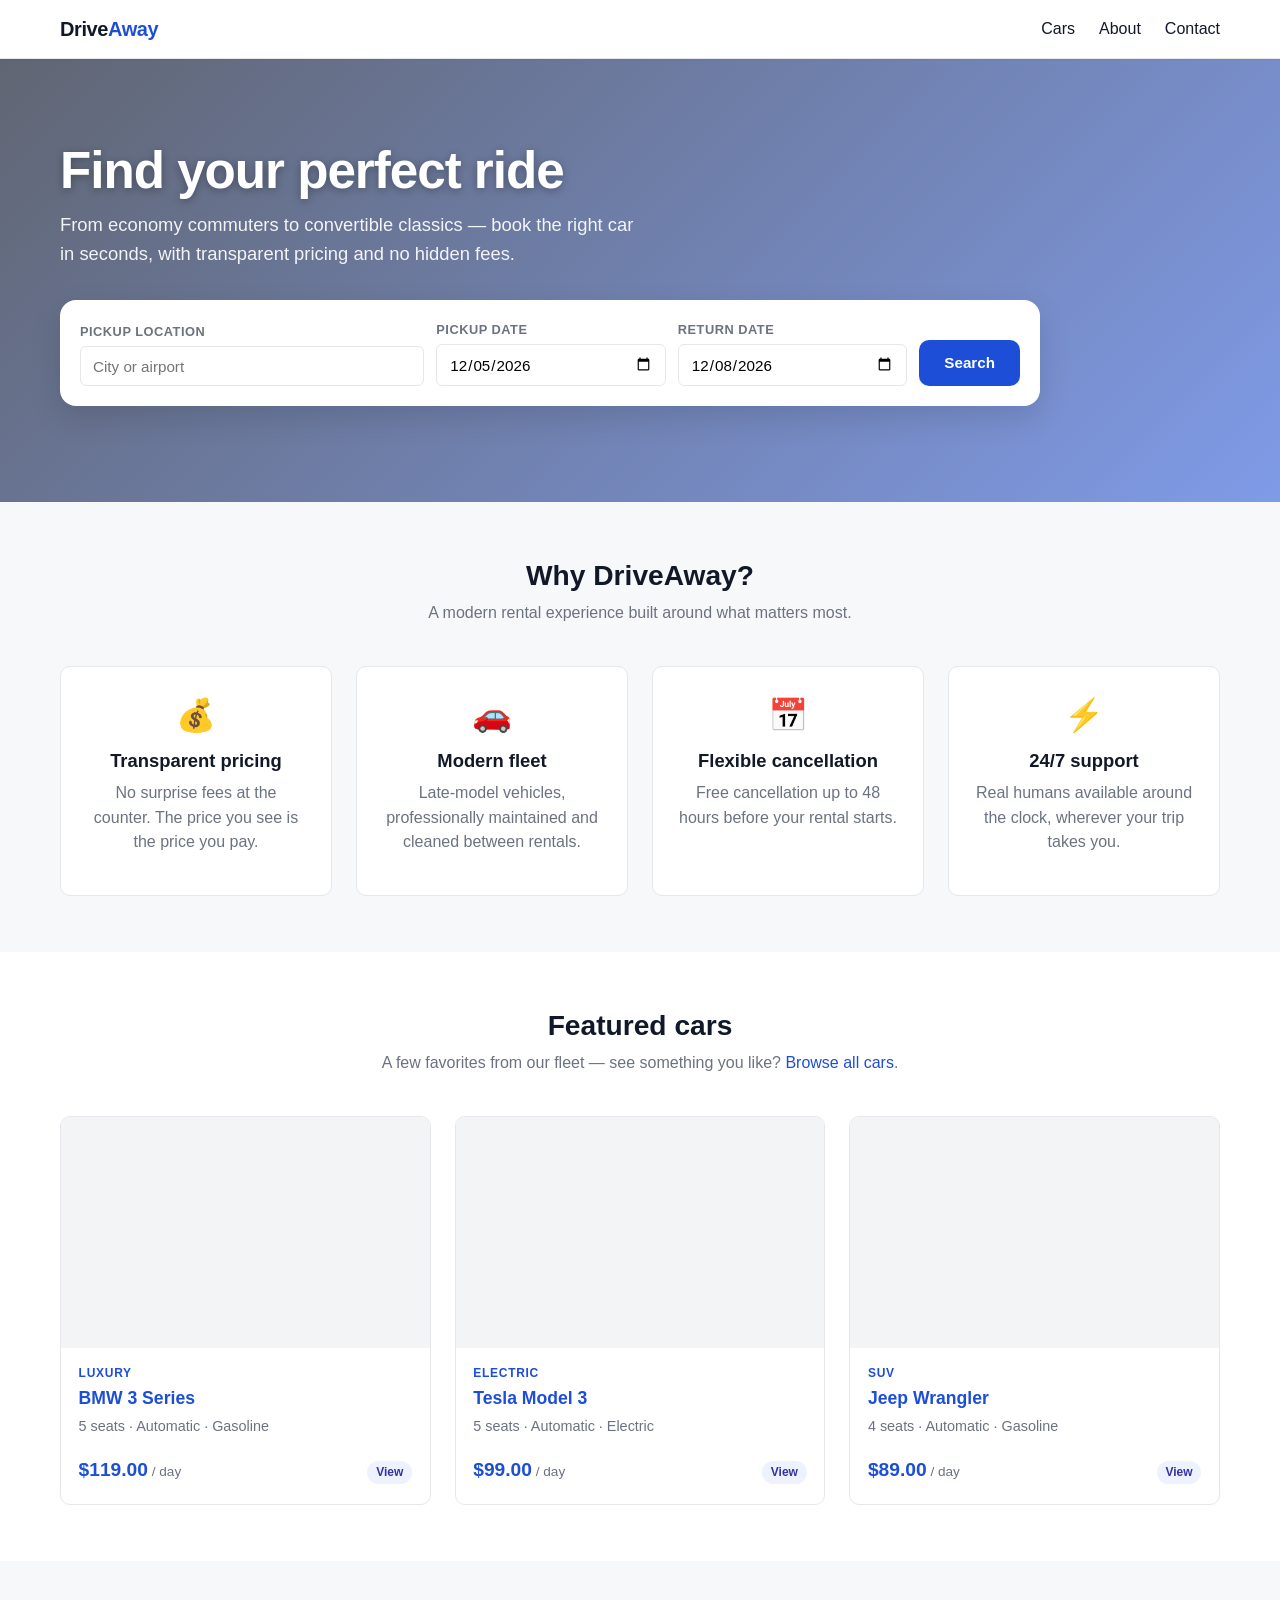
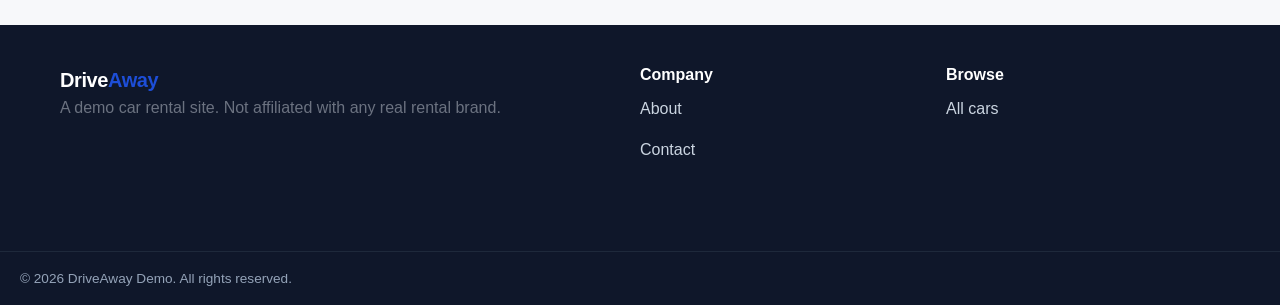
<file: index.html>
<!doctype html>
<html lang="en">
<head>
  <meta charset="utf-8" />
  <meta name="viewport" content="width=device-width, initial-scale=1" />
  <title>DriveAway — Car Rentals Made Easy</title>
  <meta name="description" content="DriveAway is a demo car rental site. Browse, compare, and book rental cars at great prices." />
  <link rel="stylesheet" href="./assets/css/styles.css" />

  <!--
    Fullstory Browser snippet (Browser API v2).
    Replace '171X19' below with your real Fullstory Org ID.
    Docs: https://developer.fullstory.com/browser/quickstart-guide/
  -->
  <script>
    window['_fs_host'] = 'fullstory.com';
    window['_fs_script'] = 'edge.fullstory.com/s/fs.js';
    window['_fs_org'] = '171X19'; // TODO: replace with real FS_ORG (e.g. 'O-1ABC2D-na1')
    window['_fs_namespace'] = 'FS';
    (function(m,n,e,t,l,o,g,y){
      if (e in m) {if(m.console && m.console.log) { m.console.log('FullStory namespace conflict. Please set window["_fs_namespace"].');} return;}
      g=m[e]=function(a,b,s){g.q?g.q.push([a,b,s]):g._api(a,b,s);};g.q=[];
      o=n.createElement(t);o.async=1;o.crossOrigin='anonymous';o.src='https://'+_fs_script;
      y=n.getElementsByTagName(t)[0];y.parentNode.insertBefore(o,y);
      g.identify=function(i,v,s){g(l,{uid:i},s);if(v)g(l,v,s)};g.setUserVars=function(v,s){g(l,v,s)};g.event=function(i,v,s){g('event',{n:i,p:v},s)};
      g.anonymize=function(){g.identify(!!0)};
      g.shutdown=function(){g("rec",!1)};g.restart=function(){g("rec",!0)};
      g.log = function(a,b){g("log",[a,b])};
      g.consent=function(a){g("consent",!arguments.length||a)};
      g.identifyAccount=function(i,v){o='account';v=v||{};v.acctId=i;g(o,v)};
      g.clearUserCookie=function(){};
      g.setVars=function(n, p){g('setVars',[n,p]);};
      g._w={};y='XMLHttpRequest';g._w[y]=m[y];y='fetch';g._w[y]=m[y];
      if(m[y])m[y]=function(){return g._w[y].apply(this,arguments)};
      g._v="2.0.0";
    })(window,document,window['_fs_namespace'],'script','user');
  </script>
  <!-- G&S Script start -->
  <script>
  (function (w, d, s) {
      var a = d.getElementsByTagName('head')[0];
      var r = d.createElement('script');
      r.async = 1;
      r.src = s;
      r.setAttribute('id', 'usetifulScript');
      r.dataset.orgId = "171X19";  // This is your organization ID.
      
      r.dataset.apiHostname = "https://guides.fullstory.com";
      a.appendChild(r);
    })(window, document, "https://guides.fullstory.com/dist/gs.js");</script>
<!-- G&S Script end -->
</head>
<body data-page="home">
  <header class="site-header" data-section="header">
    <div class="container">
      <a class="brand" href="./index.html" data-component="link" data-id="brand-home">Drive<span>Away</span></a>
      <nav class="nav" aria-label="Primary">
        <a href="./cars.html" data-component="link" data-id="nav-cars">Cars</a>
        <a href="./about.html" data-component="link" data-id="nav-about">About</a>
        <a href="./contact.html" data-component="link" data-id="nav-contact">Contact</a>
      </nav>
    </div>
  </header>

  <section class="hero" data-section="hero">
    <div class="container">
      <h1>Find your perfect ride</h1>
      <p class="subtitle">From economy commuters to convertible classics — book the right car in seconds, with transparent pricing and no hidden fees.</p>

      <form id="hero-search" class="search-bar"
        data-component="form" data-id="hero-search"
        data-fs-element="Hero Search"
        data-fs-properties-schema='{"data-form-id":{"type":"str","name":"formId"}}'
        data-form-id="hero-search">
        <div>
          <label for="hero-pickup">Pickup location</label>
          <input id="hero-pickup" name="pickup" type="text" placeholder="City or airport" required
            data-component="input" data-id="pickup-location" />
        </div>
        <div>
          <label for="hero-pickup-date">Pickup date</label>
          <input id="hero-pickup-date" name="pickupDate" type="date" required
            data-component="input" data-id="pickup-date" />
        </div>
        <div>
          <label for="hero-return-date">Return date</label>
          <input id="hero-return-date" name="returnDate" type="date" required
            data-component="input" data-id="return-date" />
        </div>
        <button type="submit" class="btn btn-primary"
          data-component="button" data-id="search-cars">Search</button>
      </form>
    </div>
  </section>

  <section class="section" data-section="value-props">
    <div class="container">
      <h2>Why DriveAway?</h2>
      <p class="lede">A modern rental experience built around what matters most.</p>
      <div class="value-grid">
        <div class="value" data-component="card" data-id="value-prop-pricing"><div class="icon">💰</div><h3>Transparent pricing</h3><p class="muted">No surprise fees at the counter. The price you see is the price you pay.</p></div>
        <div class="value" data-component="card" data-id="value-prop-fleet"><div class="icon">🚗</div><h3>Modern fleet</h3><p class="muted">Late-model vehicles, professionally maintained and cleaned between rentals.</p></div>
        <div class="value" data-component="card" data-id="value-prop-flexible"><div class="icon">📅</div><h3>Flexible cancellation</h3><p class="muted">Free cancellation up to 48 hours before your rental starts.</p></div>
        <div class="value" data-component="card" data-id="value-prop-support"><div class="icon">⚡</div><h3>24/7 support</h3><p class="muted">Real humans available around the clock, wherever your trip takes you.</p></div>
      </div>
    </div>
  </section>

  <section class="section" data-section="featured-cars" style="background:#fff;">
    <div class="container">
      <h2>Featured cars</h2>
      <p class="lede">A few favorites from our fleet — see something you like? <a href="./cars.html">Browse all cars</a>.</p>
      <div id="featured-cars" class="car-grid" data-component="grid" data-id="featured-cars">
        <p class="empty-state">Loading featured cars…</p>
      </div>
    </div>
  </section>

  <footer class="site-footer" data-section="footer">
    <div class="container">
      <div>
        <div class="brand" style="color:#fff;">Drive<span>Away</span></div>
        <p class="muted">A demo car rental site. Not affiliated with any real rental brand.</p>
      </div>
      <div>
        <h4>Company</h4>
        <p><a href="./about.html" data-component="link" data-id="footer-about">About</a></p>
        <p><a href="./contact.html" data-component="link" data-id="footer-contact">Contact</a></p>
      </div>
      <div>
        <h4>Browse</h4>
        <p><a href="./cars.html" data-component="link" data-id="footer-cars">All cars</a></p>
      </div>
    </div>
    <div class="legal">© <span id="year"></span> DriveAway Demo. All rights reserved.</div>
  </footer>

  <script type="module" src="./assets/js/main.js"></script>
  <script type="module" src="./assets/js/home.js"></script>
</body>
</html>
</file>
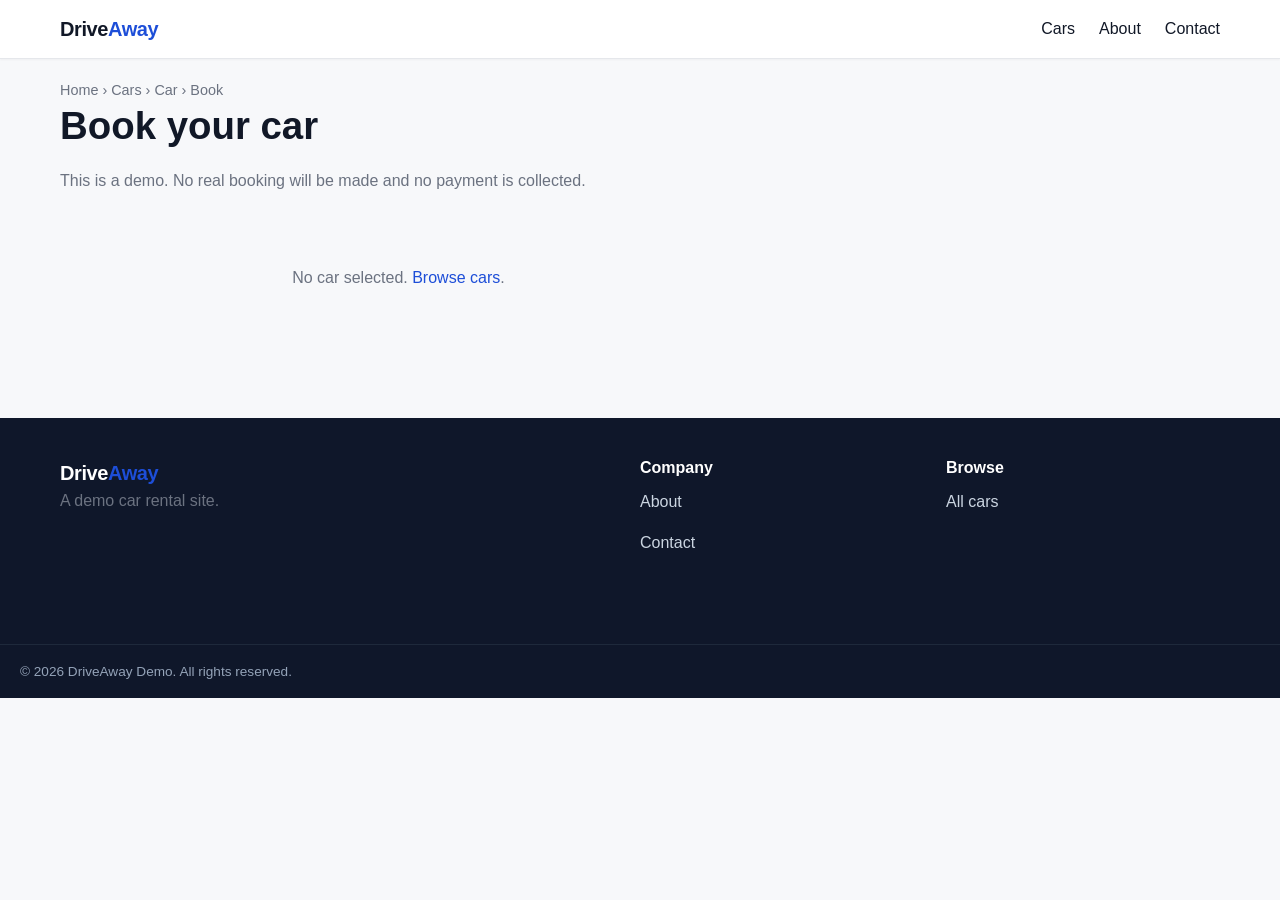
<file: booking.html>
<!doctype html>
<html lang="en">
<head>
  <meta charset="utf-8" />
  <meta name="viewport" content="width=device-width, initial-scale=1" />
  <title>Book your car — DriveAway</title>
  <link rel="stylesheet" href="./assets/css/styles.css" />

  <!-- Fullstory snippet — replace '171X19' with your real Org ID. -->
  <script>
    window['_fs_host']='fullstory.com';window['_fs_script']='edge.fullstory.com/s/fs.js';
    window['_fs_org']='171X19';window['_fs_namespace']='FS';
    (function(m,n,e,t,l,o,g,y){if(e in m){if(m.console&&m.console.log){m.console.log('FullStory namespace conflict.');}return;}
    g=m[e]=function(a,b,s){g.q?g.q.push([a,b,s]):g._api(a,b,s);};g.q=[];
    o=n.createElement(t);o.async=1;o.crossOrigin='anonymous';o.src='https://'+_fs_script;
    y=n.getElementsByTagName(t)[0];y.parentNode.insertBefore(o,y);
    g.identify=function(i,v,s){g(l,{uid:i},s);if(v)g(l,v,s)};g.setUserVars=function(v,s){g(l,v,s)};
    g.event=function(i,v,s){g('event',{n:i,p:v},s)};g.anonymize=function(){g.identify(!!0)};
    g.shutdown=function(){g("rec",!1)};g.restart=function(){g("rec",!0)};g.log=function(a,b){g("log",[a,b])};
    g.consent=function(a){g("consent",!arguments.length||a)};
    g.identifyAccount=function(i,v){o='account';v=v||{};v.acctId=i;g(o,v)};
    g.clearUserCookie=function(){};g.setVars=function(n,p){g('setVars',[n,p]);};
    g._w={};y='XMLHttpRequest';g._w[y]=m[y];y='fetch';g._w[y]=m[y];
    if(m[y])m[y]=function(){return g._w[y].apply(this,arguments)};g._v="2.0.0";
    })(window,document,window['_fs_namespace'],'script','user');
  </script>
</head>
<body data-page="booking">
  <header class="site-header" data-section="header">
    <div class="container">
      <a class="brand" href="./index.html" data-component="link" data-id="brand-home">Drive<span>Away</span></a>
      <nav class="nav" aria-label="Primary">
        <a href="./cars.html" data-component="link" data-id="nav-cars">Cars</a>
        <a href="./about.html" data-component="link" data-id="nav-about">About</a>
        <a href="./contact.html" data-component="link" data-id="nav-contact">Contact</a>
      </nav>
    </div>
  </header>

  <main class="container" data-section="booking">
    <p class="crumbs"><a href="./index.html">Home</a> &rsaquo; <a href="./cars.html">Cars</a> &rsaquo; <a id="crumb-car-link" href="#">Car</a> &rsaquo; Book</p>
    <h1>Book your car</h1>
    <p class="muted">This is a demo. No real booking will be made and no payment is collected.</p>

    <div id="booking-grid" class="booking-grid">
      <form id="booking-form" class="booking-form" novalidate
        data-component="form" data-id="booking-form"
        data-fs-element="Booking Form">
        <fieldset data-section="rental-details">
          <legend>Rental details</legend>
          <div class="field-row">
            <div class="field">
              <label for="pickup-date">Pickup date</label>
              <input id="pickup-date" name="pickupDate" type="date" required
                data-component="input" data-id="pickup-date" />
            </div>
            <div class="field">
              <label for="return-date">Return date</label>
              <input id="return-date" name="returnDate" type="date" required
                data-component="input" data-id="return-date" />
            </div>
          </div>
          <div class="field-row">
            <div class="field">
              <label for="pickup-location">Pickup location</label>
              <select id="pickup-location" name="pickupLocation" required
                data-component="select" data-id="pickup-location">
                <option value="">Select a location</option>
                <option>San Francisco Airport (SFO)</option>
                <option>Los Angeles Airport (LAX)</option>
                <option>New York JFK</option>
                <option>Chicago O'Hare (ORD)</option>
                <option>Miami International (MIA)</option>
              </select>
            </div>
            <div class="field">
              <label for="return-location">Return location</label>
              <select id="return-location" name="returnLocation" required
                data-component="select" data-id="return-location">
                <option value="">Select a location</option>
                <option>Same as pickup</option>
                <option>San Francisco Airport (SFO)</option>
                <option>Los Angeles Airport (LAX)</option>
                <option>New York JFK</option>
                <option>Chicago O'Hare (ORD)</option>
                <option>Miami International (MIA)</option>
              </select>
            </div>
          </div>
        </fieldset>

        <fieldset data-section="extras">
          <legend>Extras</legend>
          <label class="checkbox-row" data-component="checkbox" data-id="extra-insurance">
            <input type="checkbox" name="extras" value="insurance" data-price="14.99" />
            Insurance protection &mdash; <span class="muted">$14.99/day</span>
          </label>
          <label class="checkbox-row" data-component="checkbox" data-id="extra-gps">
            <input type="checkbox" name="extras" value="gps" data-price="6.99" />
            GPS navigation &mdash; <span class="muted">$6.99/day</span>
          </label>
          <label class="checkbox-row" data-component="checkbox" data-id="extra-child-seat">
            <input type="checkbox" name="extras" value="child_seat" data-price="9.99" />
            Child seat &mdash; <span class="muted">$9.99/day</span>
          </label>
          <label class="checkbox-row" data-component="checkbox" data-id="extra-additional-driver">
            <input type="checkbox" name="extras" value="additional_driver" data-price="12.00" />
            Additional driver &mdash; <span class="muted">$12.00/day</span>
          </label>
        </fieldset>

        <fieldset data-section="driver-info">
          <legend>Driver information</legend>
          <div class="field-row">
            <!-- Names: mask. Public-ish PII, structure ok but not the values. -->
            <div class="field fs-mask">
              <label for="first-name">First name</label>
              <input id="first-name" name="firstName" type="text" required autocomplete="given-name"
                data-component="input" data-id="first-name" />
            </div>
            <div class="field fs-mask">
              <label for="last-name">Last name</label>
              <input id="last-name" name="lastName" type="text" required autocomplete="family-name"
                data-component="input" data-id="last-name" />
            </div>
          </div>

          <!-- Email: mask (PII). -->
          <div class="field fs-mask">
            <label for="email">Email</label>
            <input id="email" name="email" type="email" required autocomplete="email"
              data-component="input" data-id="email" />
          </div>

          <!-- Phone: mask (PII per privacy skill). -->
          <div class="field fs-mask">
            <label for="phone">Phone</label>
            <input id="phone" name="phone" type="tel" required autocomplete="tel"
              data-component="input" data-id="phone" />
          </div>

          <!-- Driver's license: EXCLUDE. Government ID per travel-skill exclude list. -->
          <div class="field fs-exclude">
            <label for="license">Driver's license number</label>
            <input id="license" name="license" type="text" required
              data-component="input" data-id="license" />
          </div>

          <!-- Date of birth: EXCLUDE. PII when combined with name (travel skill). -->
          <div class="field fs-exclude">
            <label for="dob">Date of birth</label>
            <input id="dob" name="dob" type="date" required
              data-component="input" data-id="dob" />
          </div>
        </fieldset>

        <!-- Payment fields: EXCLUDE entirely (PCI / payment data must never leave device). -->
        <fieldset class="fs-exclude" data-section="payment">
          <legend>Payment (demo only — no real charge)</legend>
          <div class="field">
            <label for="card-number">Card number</label>
            <input id="card-number" name="cardNumber" type="text" inputmode="numeric"
              autocomplete="cc-number" placeholder="•••• •••• •••• ••••" />
          </div>
          <div class="field-row">
            <div class="field">
              <label for="card-exp">Expiration</label>
              <input id="card-exp" name="cardExp" type="text" placeholder="MM/YY" autocomplete="cc-exp" />
            </div>
            <div class="field">
              <label for="card-cvc">CVC</label>
              <input id="card-cvc" name="cardCvc" type="text" inputmode="numeric"
                autocomplete="cc-csc" placeholder="123" />
            </div>
          </div>
        </fieldset>

        <button type="submit" class="btn btn-primary btn-large btn-block"
          data-component="button" data-id="confirm-booking">Confirm booking</button>
      </form>

      <aside class="summary-card" id="summary-card" aria-label="Booking summary"
        data-component="panel" data-id="booking-summary">
        <h3 id="summary-car-name">Your car</h3>
        <div class="image" id="summary-car-image" style="aspect-ratio:16/10;border-radius:10px;background:#f3f4f6 center/cover no-repeat;margin-bottom:0.5rem;"></div>
        <p class="muted" id="summary-car-meta"></p>

        <div class="summary-row"><span>Daily rate</span><span id="summary-daily">$0.00</span></div>
        <div class="summary-row"><span>Days</span><span id="summary-days">0</span></div>
        <div class="summary-row"><span>Subtotal</span><span id="summary-subtotal">$0.00</span></div>
        <div class="summary-row"><span>Extras</span><span id="summary-extras">$0.00</span></div>
        <div class="summary-row"><span>Taxes &amp; fees (12%)</span><span id="summary-taxes">$0.00</span></div>
        <div class="summary-row total"><span>Total</span><span id="summary-total">$0.00</span></div>
      </aside>
    </div>
  </main>

  <footer class="site-footer" data-section="footer">
    <div class="container">
      <div><div class="brand" style="color:#fff;">Drive<span>Away</span></div><p class="muted">A demo car rental site.</p></div>
      <div><h4>Company</h4><p><a href="./about.html">About</a></p><p><a href="./contact.html">Contact</a></p></div>
      <div><h4>Browse</h4><p><a href="./cars.html">All cars</a></p></div>
    </div>
    <div class="legal">© <span id="year"></span> DriveAway Demo. All rights reserved.</div>
  </footer>

  <script type="module" src="./assets/js/main.js"></script>
  <script type="module" src="./assets/js/booking.js"></script>
</body>
</html>
</file>
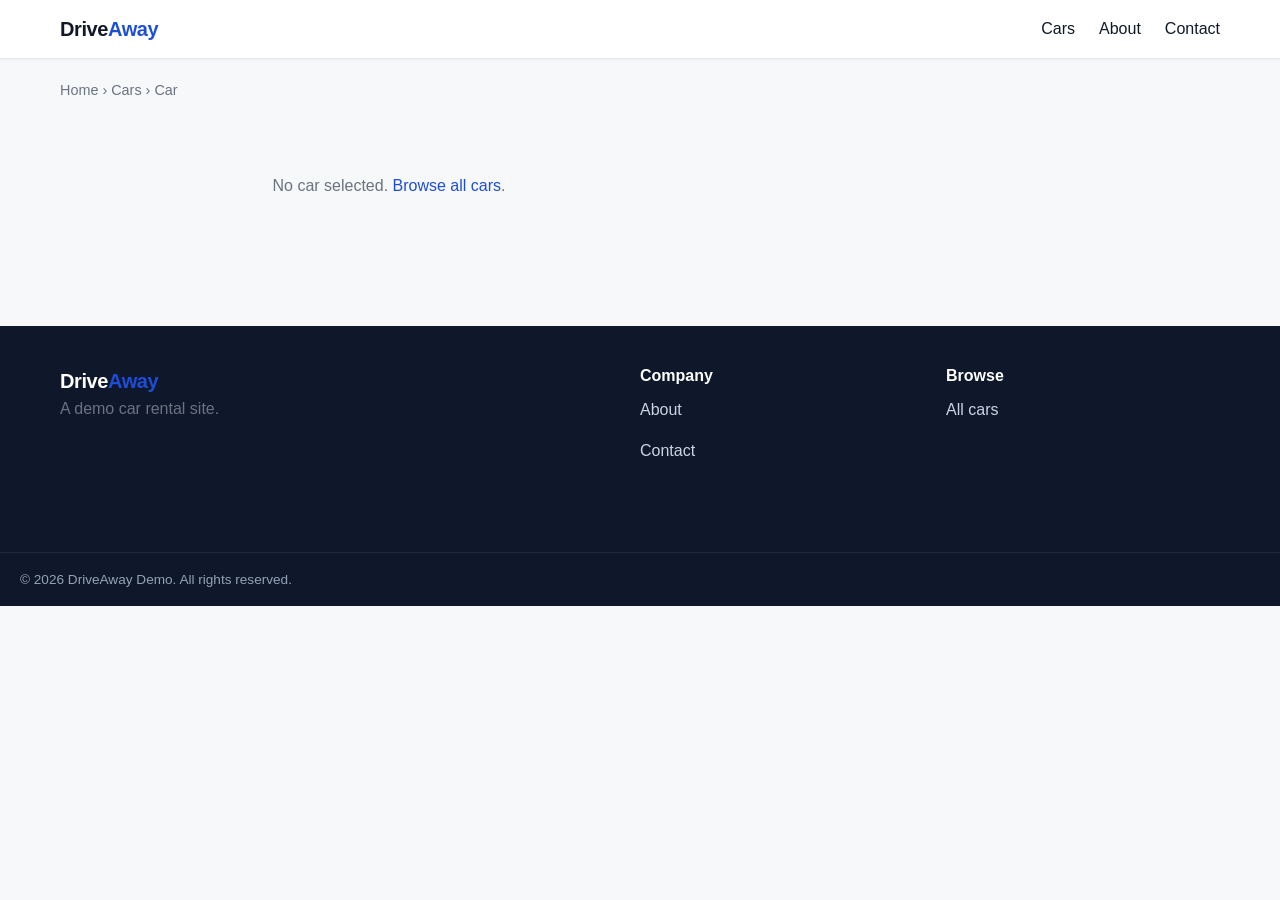
<file: car.html>
<!doctype html>
<html lang="en">
<head>
  <meta charset="utf-8" />
  <meta name="viewport" content="width=device-width, initial-scale=1" />
  <title>Car details — DriveAway</title>
  <link rel="stylesheet" href="./assets/css/styles.css" />

  <!-- Fullstory snippet — replace '171X19' with your real Org ID. -->
  <script>
    window['_fs_host']='fullstory.com';window['_fs_script']='edge.fullstory.com/s/fs.js';
    window['_fs_org']='171X19';window['_fs_namespace']='FS';
    (function(m,n,e,t,l,o,g,y){if(e in m){if(m.console&&m.console.log){m.console.log('FullStory namespace conflict.');}return;}
    g=m[e]=function(a,b,s){g.q?g.q.push([a,b,s]):g._api(a,b,s);};g.q=[];
    o=n.createElement(t);o.async=1;o.crossOrigin='anonymous';o.src='https://'+_fs_script;
    y=n.getElementsByTagName(t)[0];y.parentNode.insertBefore(o,y);
    g.identify=function(i,v,s){g(l,{uid:i},s);if(v)g(l,v,s)};g.setUserVars=function(v,s){g(l,v,s)};
    g.event=function(i,v,s){g('event',{n:i,p:v},s)};g.anonymize=function(){g.identify(!!0)};
    g.shutdown=function(){g("rec",!1)};g.restart=function(){g("rec",!0)};g.log=function(a,b){g("log",[a,b])};
    g.consent=function(a){g("consent",!arguments.length||a)};
    g.identifyAccount=function(i,v){o='account';v=v||{};v.acctId=i;g(o,v)};
    g.clearUserCookie=function(){};g.setVars=function(n,p){g('setVars',[n,p]);};
    g._w={};y='XMLHttpRequest';g._w[y]=m[y];y='fetch';g._w[y]=m[y];
    if(m[y])m[y]=function(){return g._w[y].apply(this,arguments)};g._v="2.0.0";
    })(window,document,window['_fs_namespace'],'script','user');
  </script>
</head>
<body data-page="car-detail">
  <header class="site-header" data-section="header">
    <div class="container">
      <a class="brand" href="./index.html" data-component="link" data-id="brand-home">Drive<span>Away</span></a>
      <nav class="nav" aria-label="Primary">
        <a href="./cars.html" data-component="link" data-id="nav-cars">Cars</a>
        <a href="./about.html" data-component="link" data-id="nav-about">About</a>
        <a href="./contact.html" data-component="link" data-id="nav-contact">Contact</a>
      </nav>
    </div>
  </header>

  <main class="container" data-section="car-detail">
    <p class="crumbs"><a href="./index.html">Home</a> &rsaquo; <a href="./cars.html">Cars</a> &rsaquo; <span id="crumb-name">Car</span></p>

    <div id="detail" class="detail-grid">
      <p class="empty-state">Loading car…</p>
    </div>
  </main>

  <footer class="site-footer" data-section="footer">
    <div class="container">
      <div><div class="brand" style="color:#fff;">Drive<span>Away</span></div><p class="muted">A demo car rental site.</p></div>
      <div><h4>Company</h4><p><a href="./about.html">About</a></p><p><a href="./contact.html">Contact</a></p></div>
      <div><h4>Browse</h4><p><a href="./cars.html">All cars</a></p></div>
    </div>
    <div class="legal">© <span id="year"></span> DriveAway Demo. All rights reserved.</div>
  </footer>

  <script type="module" src="./assets/js/main.js"></script>
  <script type="module" src="./assets/js/car.js"></script>
</body>
</html>
</file>
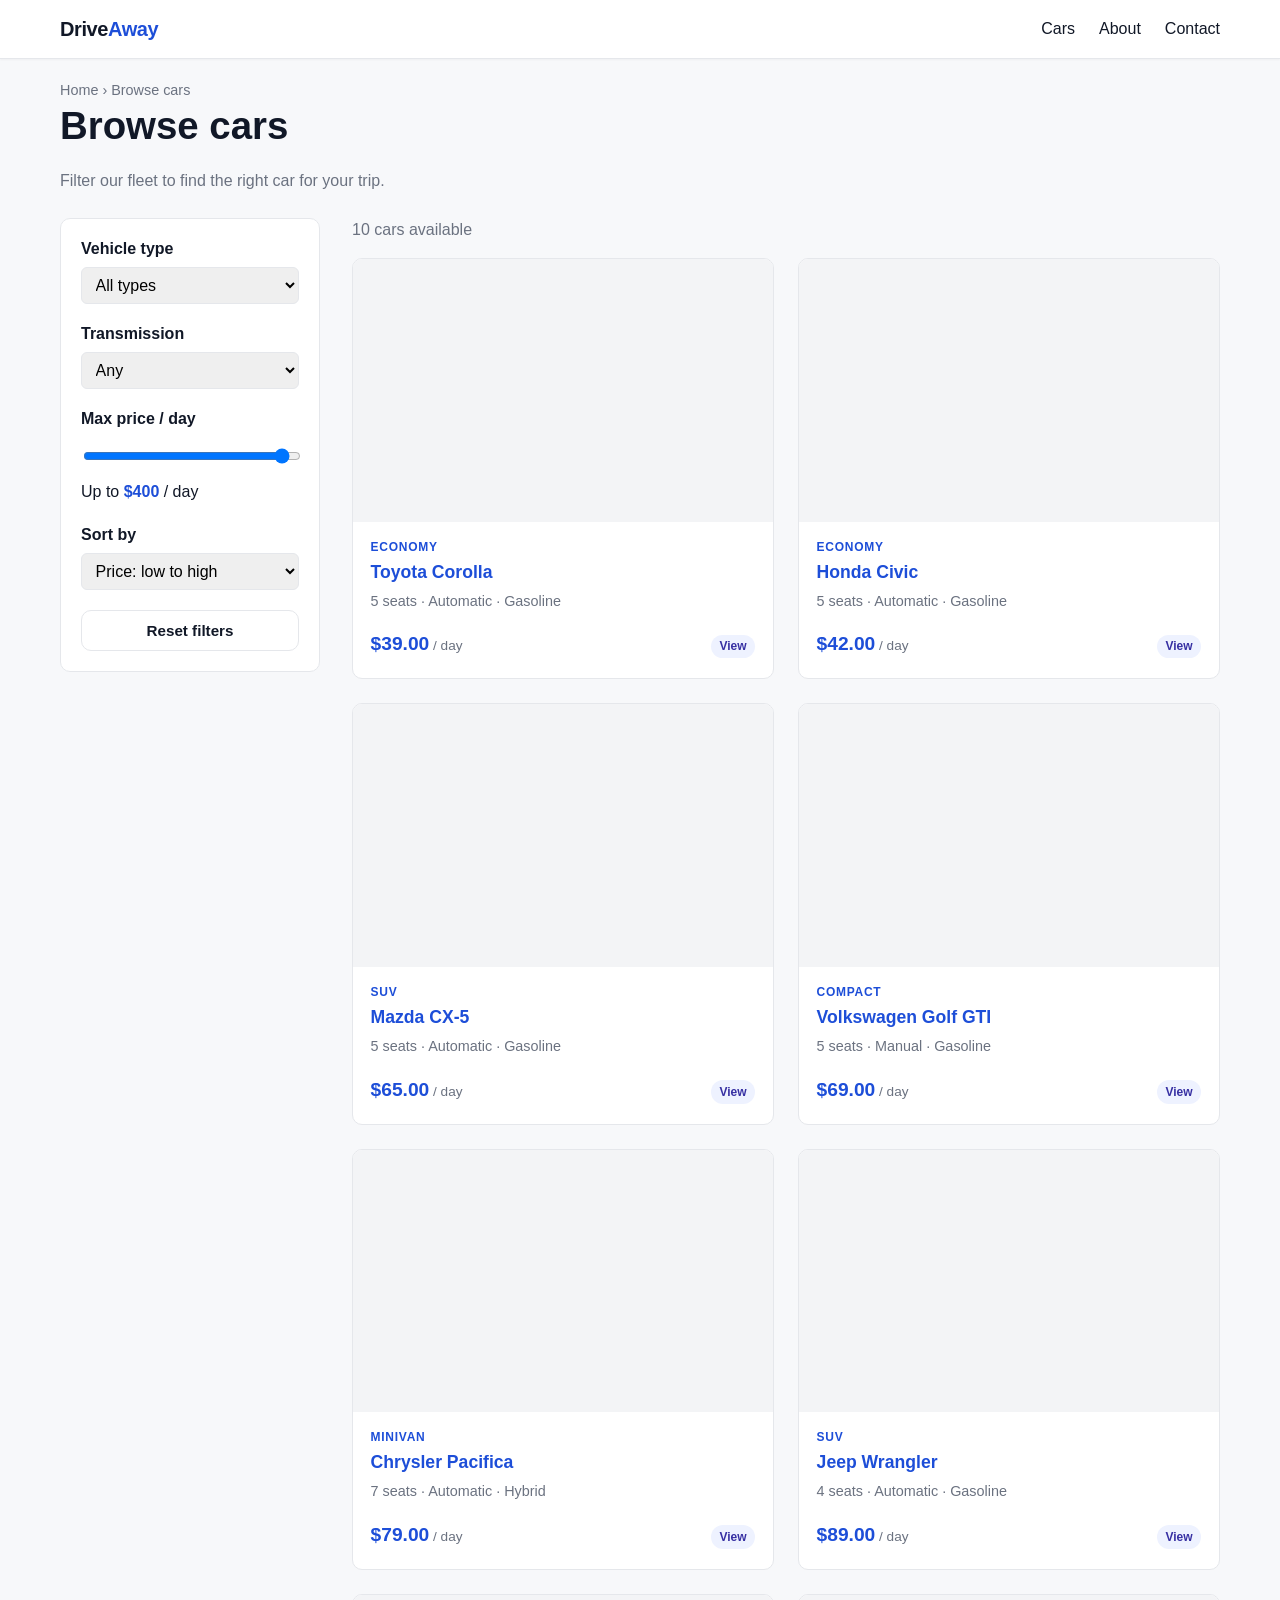
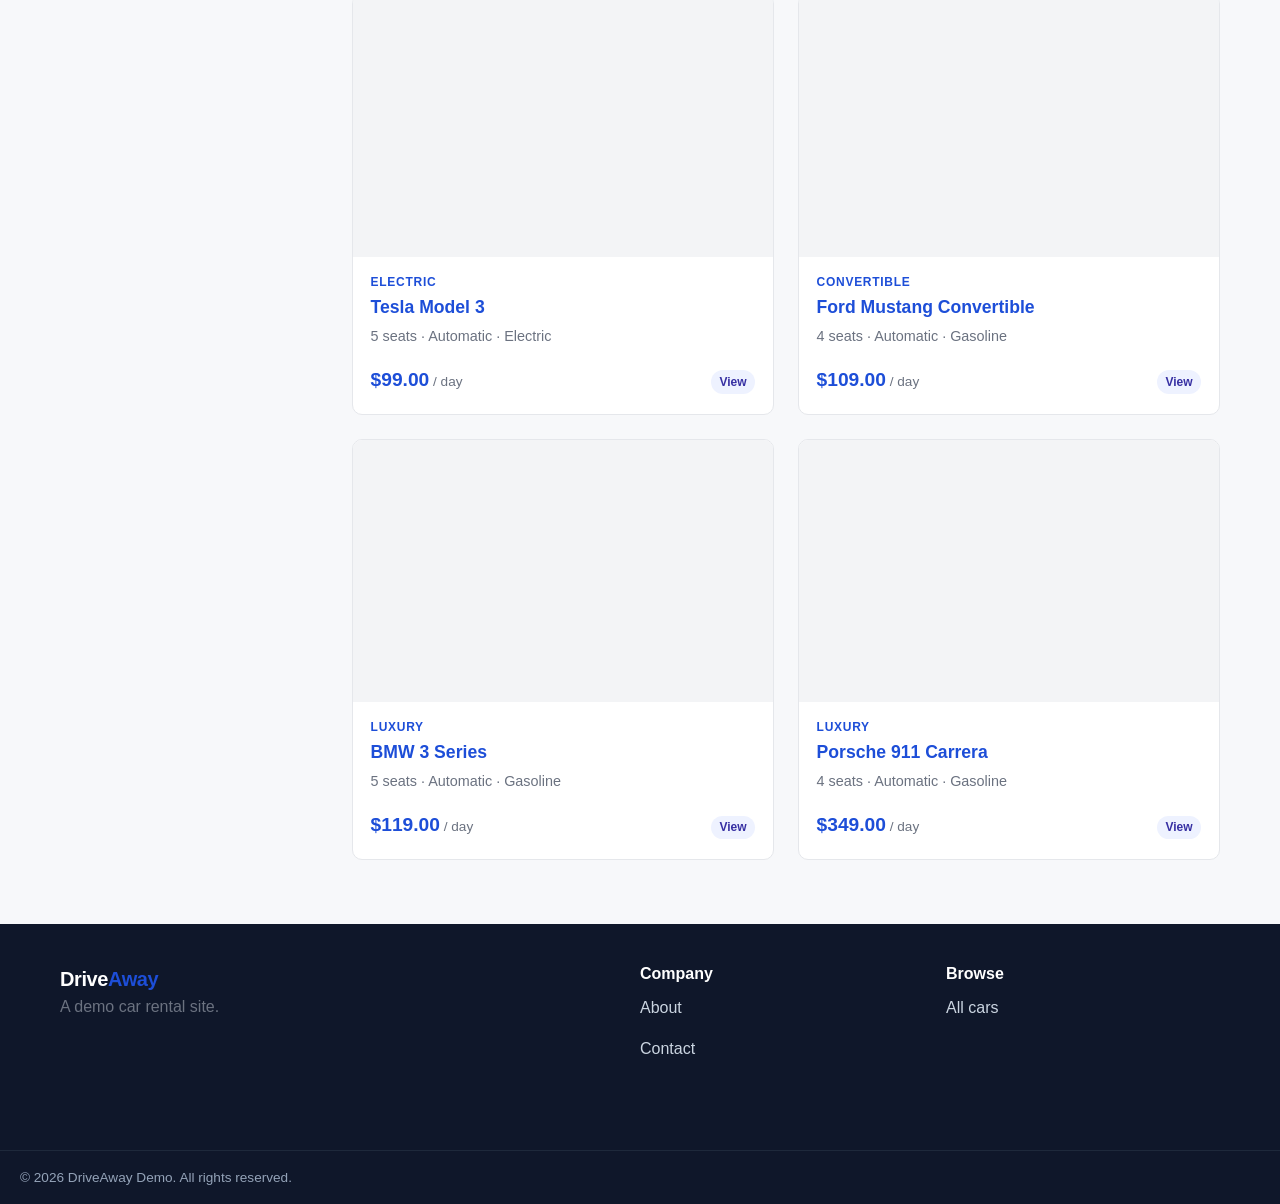
<file: cars.html>
<!doctype html>
<html lang="en">
<head>
  <meta charset="utf-8" />
  <meta name="viewport" content="width=device-width, initial-scale=1" />
  <title>Browse cars — DriveAway</title>
  <meta name="description" content="Browse and filter rental cars by type, price, and transmission." />
  <link rel="stylesheet" href="./assets/css/styles.css" />

  <!-- Fullstory snippet — replace '171X19' with your real Org ID. -->
  <script>
    window['_fs_host']='fullstory.com';window['_fs_script']='edge.fullstory.com/s/fs.js';
    window['_fs_org']='171X19';window['_fs_namespace']='FS';
    (function(m,n,e,t,l,o,g,y){if(e in m){if(m.console&&m.console.log){m.console.log('FullStory namespace conflict.');}return;}
    g=m[e]=function(a,b,s){g.q?g.q.push([a,b,s]):g._api(a,b,s);};g.q=[];
    o=n.createElement(t);o.async=1;o.crossOrigin='anonymous';o.src='https://'+_fs_script;
    y=n.getElementsByTagName(t)[0];y.parentNode.insertBefore(o,y);
    g.identify=function(i,v,s){g(l,{uid:i},s);if(v)g(l,v,s)};g.setUserVars=function(v,s){g(l,v,s)};
    g.event=function(i,v,s){g('event',{n:i,p:v},s)};g.anonymize=function(){g.identify(!!0)};
    g.shutdown=function(){g("rec",!1)};g.restart=function(){g("rec",!0)};g.log=function(a,b){g("log",[a,b])};
    g.consent=function(a){g("consent",!arguments.length||a)};
    g.identifyAccount=function(i,v){o='account';v=v||{};v.acctId=i;g(o,v)};
    g.clearUserCookie=function(){};g.setVars=function(n,p){g('setVars',[n,p]);};
    g._w={};y='XMLHttpRequest';g._w[y]=m[y];y='fetch';g._w[y]=m[y];
    if(m[y])m[y]=function(){return g._w[y].apply(this,arguments)};g._v="2.0.0";
    })(window,document,window['_fs_namespace'],'script','user');
  </script>
</head>
<body data-page="cars">
  <header class="site-header" data-section="header">
    <div class="container">
      <a class="brand" href="./index.html" data-component="link" data-id="brand-home">Drive<span>Away</span></a>
      <nav class="nav" aria-label="Primary">
        <a href="./cars.html" data-component="link" data-id="nav-cars">Cars</a>
        <a href="./about.html" data-component="link" data-id="nav-about">About</a>
        <a href="./contact.html" data-component="link" data-id="nav-contact">Contact</a>
      </nav>
    </div>
  </header>

  <main class="container" data-section="cars-browse">
    <p class="crumbs"><a href="./index.html">Home</a> &rsaquo; Browse cars</p>
    <h1>Browse cars</h1>
    <p class="muted">Filter our fleet to find the right car for your trip.</p>

    <div class="browse-layout">
      <aside class="filters-panel" aria-label="Filters" data-component="panel" data-id="filters">
        <h3>Vehicle type</h3>
        <select id="filter-type" data-component="select" data-id="filter-type">
          <option value="">All types</option>
          <option>Economy</option>
          <option>Compact</option>
          <option>SUV</option>
          <option>Luxury</option>
          <option>Convertible</option>
          <option>Minivan</option>
          <option>Electric</option>
        </select>

        <h3>Transmission</h3>
        <select id="filter-transmission" data-component="select" data-id="filter-transmission">
          <option value="">Any</option>
          <option>Automatic</option>
          <option>Manual</option>
        </select>

        <h3>Max price / day</h3>
        <input id="filter-price" type="range" min="40" max="400" step="5" value="400"
          data-component="input" data-id="filter-max-price" />
        <div>Up to <span id="filter-price-display" class="price-display">$400</span> / day</div>

        <h3>Sort by</h3>
        <select id="filter-sort" data-component="select" data-id="filter-sort">
          <option value="price-asc">Price: low to high</option>
          <option value="price-desc">Price: high to low</option>
          <option value="seats-desc">Most seats</option>
        </select>

        <div style="margin-top:1.25rem;">
          <button id="reset-filters" class="btn btn-secondary btn-block"
            data-component="button" data-id="reset-filters">Reset filters</button>
        </div>
      </aside>

      <div>
        <div class="results-toolbar">
          <span class="results-count" id="results-count">Loading…</span>
        </div>
        <div id="cars-grid" class="car-grid" data-component="grid" data-id="cars-results">
          <p class="empty-state">Loading cars…</p>
        </div>
      </div>
    </div>
  </main>

  <footer class="site-footer" data-section="footer">
    <div class="container">
      <div><div class="brand" style="color:#fff;">Drive<span>Away</span></div><p class="muted">A demo car rental site.</p></div>
      <div><h4>Company</h4><p><a href="./about.html">About</a></p><p><a href="./contact.html">Contact</a></p></div>
      <div><h4>Browse</h4><p><a href="./cars.html">All cars</a></p></div>
    </div>
    <div class="legal">© <span id="year"></span> DriveAway Demo. All rights reserved.</div>
  </footer>

  <script type="module" src="./assets/js/main.js"></script>
  <script type="module" src="./assets/js/cars.js"></script>
</body>
</html>
</file>
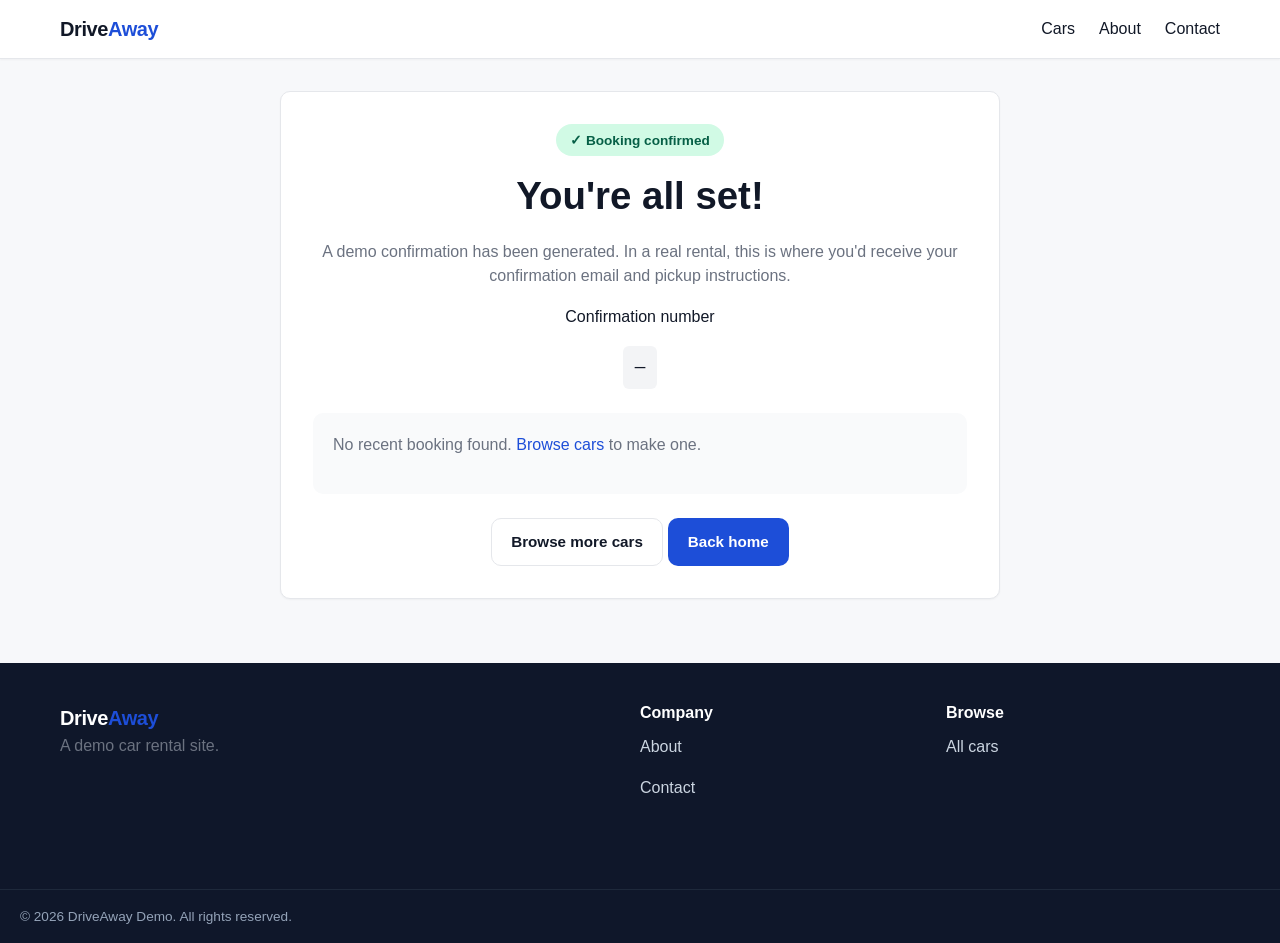
<file: confirmation.html>
<!doctype html>
<html lang="en">
<head>
  <meta charset="utf-8" />
  <meta name="viewport" content="width=device-width, initial-scale=1" />
  <title>Booking confirmed — DriveAway</title>
  <link rel="stylesheet" href="./assets/css/styles.css" />

  <!-- Fullstory snippet — replace '171X19' with your real Org ID. -->
  <script>
    window['_fs_host']='fullstory.com';window['_fs_script']='edge.fullstory.com/s/fs.js';
    window['_fs_org']='171X19';window['_fs_namespace']='FS';
    (function(m,n,e,t,l,o,g,y){if(e in m){if(m.console&&m.console.log){m.console.log('FullStory namespace conflict.');}return;}
    g=m[e]=function(a,b,s){g.q?g.q.push([a,b,s]):g._api(a,b,s);};g.q=[];
    o=n.createElement(t);o.async=1;o.crossOrigin='anonymous';o.src='https://'+_fs_script;
    y=n.getElementsByTagName(t)[0];y.parentNode.insertBefore(o,y);
    g.identify=function(i,v,s){g(l,{uid:i},s);if(v)g(l,v,s)};g.setUserVars=function(v,s){g(l,v,s)};
    g.event=function(i,v,s){g('event',{n:i,p:v},s)};g.anonymize=function(){g.identify(!!0)};
    g.shutdown=function(){g("rec",!1)};g.restart=function(){g("rec",!0)};g.log=function(a,b){g("log",[a,b])};
    g.consent=function(a){g("consent",!arguments.length||a)};
    g.identifyAccount=function(i,v){o='account';v=v||{};v.acctId=i;g(o,v)};
    g.clearUserCookie=function(){};g.setVars=function(n,p){g('setVars',[n,p]);};
    g._w={};y='XMLHttpRequest';g._w[y]=m[y];y='fetch';g._w[y]=m[y];
    if(m[y])m[y]=function(){return g._w[y].apply(this,arguments)};g._v="2.0.0";
    })(window,document,window['_fs_namespace'],'script','user');
  </script>
</head>
<body data-page="confirmation">
  <header class="site-header" data-section="header">
    <div class="container">
      <a class="brand" href="./index.html" data-component="link" data-id="brand-home">Drive<span>Away</span></a>
      <nav class="nav" aria-label="Primary">
        <a href="./cars.html" data-component="link" data-id="nav-cars">Cars</a>
        <a href="./about.html" data-component="link" data-id="nav-about">About</a>
        <a href="./contact.html" data-component="link" data-id="nav-contact">Contact</a>
      </nav>
    </div>
  </header>

  <main class="container" data-section="confirmation">
    <div class="confirm-card" data-component="panel" data-id="confirmation-summary">
      <div class="confirm-badge">✓ Booking confirmed</div>
      <h1>You're all set!</h1>
      <p class="muted">A demo confirmation has been generated. In a real rental, this is where you'd receive your confirmation email and pickup instructions.</p>

      <p>Confirmation number</p>
      <div class="booking-id" id="confirm-id">—</div>

      <div class="confirm-summary" id="confirm-summary">
        <p class="empty-state">Loading booking…</p>
      </div>

      <a href="./cars.html" class="btn btn-secondary"
        data-component="button" data-id="browse-more">Browse more cars</a>
      <a href="./index.html" class="btn btn-primary"
        data-component="button" data-id="confirmation-home">Back home</a>
    </div>
  </main>

  <footer class="site-footer" data-section="footer">
    <div class="container">
      <div><div class="brand" style="color:#fff;">Drive<span>Away</span></div><p class="muted">A demo car rental site.</p></div>
      <div><h4>Company</h4><p><a href="./about.html">About</a></p><p><a href="./contact.html">Contact</a></p></div>
      <div><h4>Browse</h4><p><a href="./cars.html">All cars</a></p></div>
    </div>
    <div class="legal">© <span id="year"></span> DriveAway Demo. All rights reserved.</div>
  </footer>

  <script type="module" src="./assets/js/main.js"></script>
  <script type="module" src="./assets/js/confirmation.js"></script>
</body>
</html>
</file>
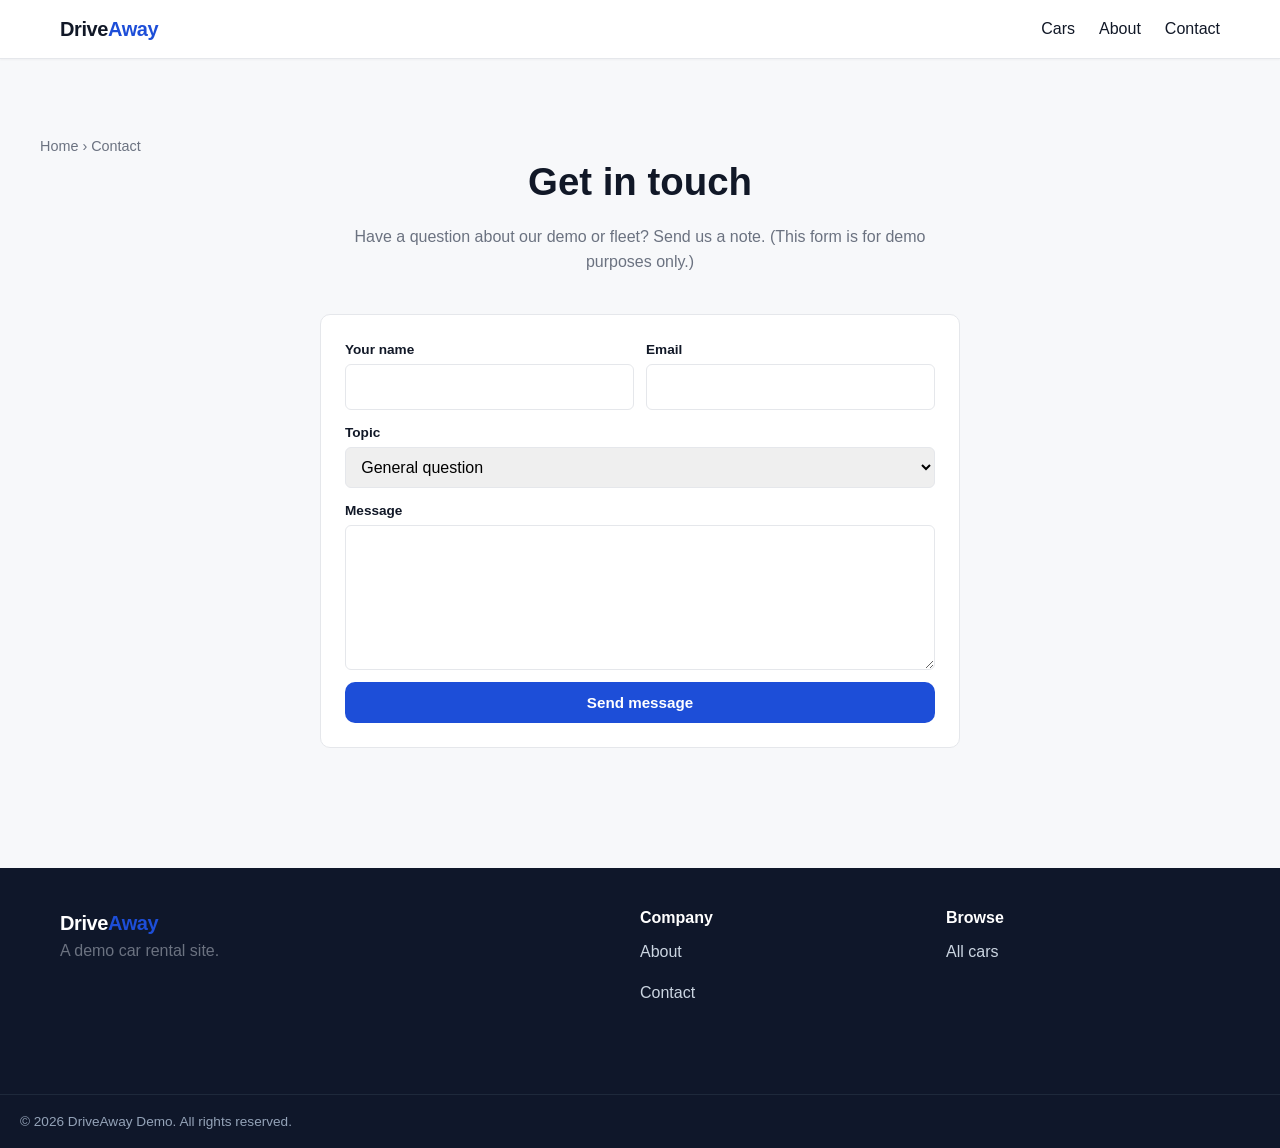
<file: contact.html>
<!doctype html>
<html lang="en">
<head>
  <meta charset="utf-8" />
  <meta name="viewport" content="width=device-width, initial-scale=1" />
  <title>Contact us — DriveAway</title>
  <link rel="stylesheet" href="./assets/css/styles.css" />

  <!-- Fullstory snippet — replace '171X19' with your real Org ID. -->
  <script>
    window['_fs_host']='fullstory.com';window['_fs_script']='edge.fullstory.com/s/fs.js';
    window['_fs_org']='171X19';window['_fs_namespace']='FS';
    (function(m,n,e,t,l,o,g,y){if(e in m){if(m.console&&m.console.log){m.console.log('FullStory namespace conflict.');}return;}
    g=m[e]=function(a,b,s){g.q?g.q.push([a,b,s]):g._api(a,b,s);};g.q=[];
    o=n.createElement(t);o.async=1;o.crossOrigin='anonymous';o.src='https://'+_fs_script;
    y=n.getElementsByTagName(t)[0];y.parentNode.insertBefore(o,y);
    g.identify=function(i,v,s){g(l,{uid:i},s);if(v)g(l,v,s)};g.setUserVars=function(v,s){g(l,v,s)};
    g.event=function(i,v,s){g('event',{n:i,p:v},s)};g.anonymize=function(){g.identify(!!0)};
    g.shutdown=function(){g("rec",!1)};g.restart=function(){g("rec",!0)};g.log=function(a,b){g("log",[a,b])};
    g.consent=function(a){g("consent",!arguments.length||a)};
    g.identifyAccount=function(i,v){o='account';v=v||{};v.acctId=i;g(o,v)};
    g.clearUserCookie=function(){};g.setVars=function(n,p){g('setVars',[n,p]);};
    g._w={};y='XMLHttpRequest';g._w[y]=m[y];y='fetch';g._w[y]=m[y];
    if(m[y])m[y]=function(){return g._w[y].apply(this,arguments)};g._v="2.0.0";
    })(window,document,window['_fs_namespace'],'script','user');
  </script>
</head>
<body data-page="contact">
  <header class="site-header" data-section="header">
    <div class="container">
      <a class="brand" href="./index.html" data-component="link" data-id="brand-home">Drive<span>Away</span></a>
      <nav class="nav" aria-label="Primary">
        <a href="./cars.html" data-component="link" data-id="nav-cars">Cars</a>
        <a href="./about.html" data-component="link" data-id="nav-about">About</a>
        <a href="./contact.html" data-component="link" data-id="nav-contact">Contact</a>
      </nav>
    </div>
  </header>

  <main class="container section" data-section="contact">
    <p class="crumbs"><a href="./index.html">Home</a> &rsaquo; Contact</p>
    <h1 style="text-align:center;">Get in touch</h1>
    <p class="lede">Have a question about our demo or fleet? Send us a note. (This form is for demo purposes only.)</p>

    <form id="contact-form" class="contact-form" novalidate
      data-component="form" data-id="contact-form"
      data-fs-element="Contact Form">
      <div class="field-row">
        <!-- Name fields: mask (PII). -->
        <div class="field fs-mask">
          <label for="contact-name">Your name</label>
          <input id="contact-name" name="name" type="text" required
            data-component="input" data-id="contact-name" />
        </div>
        <!-- Email: mask (PII). -->
        <div class="field fs-mask">
          <label for="contact-email">Email</label>
          <input id="contact-email" name="email" type="email" required
            data-component="input" data-id="contact-email" />
        </div>
      </div>
      <div class="field">
        <label for="contact-topic">Topic</label>
        <select id="contact-topic" name="topic"
          data-component="select" data-id="contact-topic">
          <option>General question</option>
          <option>Booking help</option>
          <option>Press &amp; partnerships</option>
          <option>Other</option>
        </select>
      </div>
      <div class="field">
        <label for="contact-message">Message</label>
        <textarea id="contact-message" name="message" rows="5" required
          data-component="textarea" data-id="contact-message"></textarea>
      </div>
      <div id="contact-status" class="muted" role="status" aria-live="polite"></div>
      <button type="submit" class="btn btn-primary btn-block"
        data-component="button" data-id="contact-submit">Send message</button>
    </form>
  </main>

  <footer class="site-footer" data-section="footer">
    <div class="container">
      <div><div class="brand" style="color:#fff;">Drive<span>Away</span></div><p class="muted">A demo car rental site.</p></div>
      <div><h4>Company</h4><p><a href="./about.html">About</a></p><p><a href="./contact.html">Contact</a></p></div>
      <div><h4>Browse</h4><p><a href="./cars.html">All cars</a></p></div>
    </div>
    <div class="legal">© <span id="year"></span> DriveAway Demo. All rights reserved.</div>
  </footer>

  <script type="module" src="./assets/js/main.js"></script>
  <script type="module" src="./assets/js/contact.js"></script>
</body>
</html>
</file>
<file: assets/css/styles.css>
/* DriveAway — Car Rental Demo
   Single stylesheet, CSS variables, no framework. */

:root {
  --color-bg: #f7f8fa;
  --color-surface: #ffffff;
  --color-border: #e5e7eb;
  --color-text: #111827;
  --color-text-muted: #6b7280;
  --color-primary: #1d4ed8;
  --color-primary-hover: #1e3a8a;
  --color-accent: #f59e0b;
  --color-success: #059669;
  --color-danger: #dc2626;

  --radius-sm: 6px;
  --radius-md: 10px;
  --radius-lg: 16px;

  --shadow-sm: 0 1px 2px rgba(0, 0, 0, 0.04);
  --shadow-md: 0 4px 12px rgba(0, 0, 0, 0.08);
  --shadow-lg: 0 12px 32px rgba(0, 0, 0, 0.12);

  --font-sans: -apple-system, BlinkMacSystemFont, "Segoe UI", Roboto, "Helvetica Neue", Arial, sans-serif;

  --max-width: 1200px;
}

* {
  box-sizing: border-box;
}

html, body {
  margin: 0;
  padding: 0;
}

body {
  font-family: var(--font-sans);
  font-size: 16px;
  line-height: 1.55;
  color: var(--color-text);
  background: var(--color-bg);
  -webkit-font-smoothing: antialiased;
}

img {
  max-width: 100%;
  display: block;
}

a {
  color: var(--color-primary);
  text-decoration: none;
}
a:hover { text-decoration: underline; }

h1, h2, h3, h4 { line-height: 1.25; margin: 0 0 0.5em; }
h1 { font-size: clamp(1.75rem, 3vw, 2.5rem); }
h2 { font-size: clamp(1.4rem, 2.2vw, 2rem); }
h3 { font-size: 1.15rem; }
p { margin: 0 0 1em; }

.container {
  max-width: var(--max-width);
  margin: 0 auto;
  padding: 0 1.25rem;
}

/* --- Header --- */
.site-header {
  position: sticky;
  top: 0;
  z-index: 50;
  background: var(--color-surface);
  border-bottom: 1px solid var(--color-border);
  box-shadow: var(--shadow-sm);
}
.site-header .container {
  display: flex;
  align-items: center;
  justify-content: space-between;
  padding-top: 0.85rem;
  padding-bottom: 0.85rem;
}
.brand {
  font-weight: 800;
  font-size: 1.25rem;
  letter-spacing: -0.02em;
  color: var(--color-text);
}
.brand span { color: var(--color-primary); }
.nav { display: flex; gap: 1.5rem; flex-wrap: wrap; }
.nav a {
  color: var(--color-text);
  font-weight: 500;
}
.nav a:hover { color: var(--color-primary); }

/* --- Footer --- */
.site-footer {
  margin-top: 4rem;
  background: #0f172a;
  color: #cbd5e1;
}
.site-footer .container {
  padding: 2.5rem 1.25rem;
  display: grid;
  grid-template-columns: 2fr 1fr 1fr;
  gap: 2rem;
}
.site-footer h4 { color: #fff; margin-bottom: 0.75rem; }
.site-footer a { color: #cbd5e1; }
.site-footer .legal {
  border-top: 1px solid #1e293b;
  margin-top: 2rem;
  padding: 1rem 1.25rem;
  font-size: 0.85rem;
  color: #94a3b8;
}
@media (max-width: 720px) {
  .site-footer .container { grid-template-columns: 1fr; }
}

/* --- Buttons --- */
.btn {
  display: inline-flex;
  align-items: center;
  justify-content: center;
  gap: 0.5rem;
  padding: 0.7rem 1.2rem;
  border-radius: var(--radius-md);
  font-weight: 600;
  font-size: 0.95rem;
  border: 1px solid transparent;
  cursor: pointer;
  transition: background 0.15s, transform 0.05s, border-color 0.15s, color 0.15s;
  text-decoration: none;
}
.btn:hover { text-decoration: none; }
.btn:active { transform: translateY(1px); }
.btn-primary {
  background: var(--color-primary);
  color: #fff;
}
.btn-primary:hover { background: var(--color-primary-hover); color: #fff; }
.btn-secondary {
  background: #fff;
  color: var(--color-text);
  border-color: var(--color-border);
}
.btn-secondary:hover { background: #f3f4f6; }
.btn-large { padding: 0.95rem 1.5rem; font-size: 1rem; }
.btn-block { display: flex; width: 100%; }

/* --- Hero --- */
.hero {
  position: relative;
  background:
    linear-gradient(135deg, rgba(15,23,42,0.65), rgba(29,78,216,0.55)),
    url('https://images.unsplash.com/photo-1503376780353-7e6692767b70?w=1800&q=80') center/cover no-repeat;
  color: #fff;
  padding: 5rem 0 6rem;
}
.hero h1 {
  font-size: clamp(2rem, 4vw, 3.5rem);
  font-weight: 800;
  letter-spacing: -0.02em;
  margin-bottom: 0.5rem;
  text-shadow: 0 2px 8px rgba(0,0,0,0.3);
}
.hero p.subtitle {
  font-size: 1.15rem;
  opacity: 0.92;
  max-width: 36rem;
  margin-bottom: 2rem;
}

/* Search bar */
.search-bar {
  background: #fff;
  color: var(--color-text);
  padding: 1.25rem;
  border-radius: var(--radius-lg);
  box-shadow: var(--shadow-lg);
  display: grid;
  grid-template-columns: 1.5fr 1fr 1fr auto;
  gap: 0.75rem;
  align-items: end;
  max-width: 980px;
}
.search-bar label {
  display: block;
  font-size: 0.8rem;
  font-weight: 600;
  color: var(--color-text-muted);
  text-transform: uppercase;
  letter-spacing: 0.04em;
  margin-bottom: 0.25rem;
}
.search-bar input,
.search-bar select {
  width: 100%;
  padding: 0.65rem 0.75rem;
  border: 1px solid var(--color-border);
  border-radius: var(--radius-sm);
  font-size: 0.95rem;
  font-family: inherit;
}
.search-bar .btn { padding: 0.85rem 1.5rem; }
@media (max-width: 760px) {
  .search-bar { grid-template-columns: 1fr; }
}

/* --- Sections --- */
.section {
  padding: 3.5rem 0;
}
.section h2 {
  text-align: center;
  margin-bottom: 0.5rem;
}
.section .lede {
  text-align: center;
  color: var(--color-text-muted);
  max-width: 40rem;
  margin: 0 auto 2.5rem;
}

/* --- Value props --- */
.value-grid {
  display: grid;
  grid-template-columns: repeat(auto-fit, minmax(220px, 1fr));
  gap: 1.5rem;
}
.value {
  background: var(--color-surface);
  border: 1px solid var(--color-border);
  border-radius: var(--radius-md);
  padding: 1.5rem;
  text-align: center;
}
.value .icon {
  font-size: 2rem;
  margin-bottom: 0.5rem;
}

/* --- Car grid --- */
.car-grid {
  display: grid;
  grid-template-columns: repeat(auto-fill, minmax(280px, 1fr));
  gap: 1.5rem;
}
.car-card {
  background: var(--color-surface);
  border: 1px solid var(--color-border);
  border-radius: var(--radius-md);
  overflow: hidden;
  display: flex;
  flex-direction: column;
  transition: transform 0.15s, box-shadow 0.15s;
}
.car-card:hover {
  transform: translateY(-2px);
  box-shadow: var(--shadow-md);
}
.car-card .image {
  aspect-ratio: 16 / 10;
  background: #f3f4f6 center/cover no-repeat;
}
.car-card .body {
  padding: 1rem 1.1rem 1.2rem;
  flex: 1;
  display: flex;
  flex-direction: column;
  gap: 0.35rem;
}
.car-card .type {
  font-size: 0.75rem;
  font-weight: 700;
  letter-spacing: 0.06em;
  text-transform: uppercase;
  color: var(--color-primary);
}
.car-card .name {
  font-size: 1.1rem;
  font-weight: 700;
  margin: 0;
}
.car-card .meta {
  color: var(--color-text-muted);
  font-size: 0.9rem;
}
.car-card .price-row {
  margin-top: auto;
  padding-top: 0.75rem;
  display: flex;
  align-items: baseline;
  justify-content: space-between;
}
.car-card .price {
  font-size: 1.2rem;
  font-weight: 800;
}
.car-card .price small {
  font-weight: 500;
  font-size: 0.85rem;
  color: var(--color-text-muted);
}

/* --- Browse page layout --- */
.browse-layout {
  display: grid;
  grid-template-columns: 260px 1fr;
  gap: 2rem;
  margin-top: 1.5rem;
}
.filters-panel {
  background: var(--color-surface);
  border: 1px solid var(--color-border);
  border-radius: var(--radius-md);
  padding: 1.25rem;
  position: sticky;
  top: 80px;
  align-self: start;
}
.filters-panel h3 {
  font-size: 1rem;
  margin-top: 1.25rem;
  margin-bottom: 0.5rem;
}
.filters-panel h3:first-of-type { margin-top: 0; }
.filters-panel label {
  display: block;
  font-size: 0.92rem;
  margin: 0.25rem 0;
  color: var(--color-text);
}
.filters-panel select,
.filters-panel input[type="number"],
.filters-panel input[type="range"] {
  width: 100%;
  padding: 0.5rem 0.6rem;
  font: inherit;
  border: 1px solid var(--color-border);
  border-radius: var(--radius-sm);
}
.filters-panel .price-display {
  font-weight: 600;
  color: var(--color-primary);
}
.results-toolbar {
  display: flex;
  align-items: center;
  justify-content: space-between;
  margin-bottom: 1rem;
}
.results-count { color: var(--color-text-muted); }
@media (max-width: 800px) {
  .browse-layout { grid-template-columns: 1fr; }
  .filters-panel { position: static; }
}

/* --- Car detail page --- */
.detail-grid {
  display: grid;
  grid-template-columns: 1.4fr 1fr;
  gap: 2rem;
  margin-top: 1.5rem;
}
.detail-grid .image {
  aspect-ratio: 16 / 10;
  border-radius: var(--radius-md);
  background: #f3f4f6 center/cover no-repeat;
  border: 1px solid var(--color-border);
}
.detail-card {
  background: var(--color-surface);
  border: 1px solid var(--color-border);
  border-radius: var(--radius-md);
  padding: 1.5rem;
  display: flex;
  flex-direction: column;
  gap: 0.75rem;
  align-self: start;
}
.specs {
  display: grid;
  grid-template-columns: repeat(2, 1fr);
  gap: 0.75rem;
  margin: 1rem 0;
}
.spec {
  background: #f9fafb;
  border: 1px solid var(--color-border);
  border-radius: var(--radius-sm);
  padding: 0.6rem 0.8rem;
}
.spec .label {
  font-size: 0.75rem;
  text-transform: uppercase;
  letter-spacing: 0.04em;
  color: var(--color-text-muted);
}
.spec .value { font-weight: 700; }
.feature-list {
  list-style: none;
  padding: 0;
  margin: 0.5rem 0 0;
  display: grid;
  grid-template-columns: repeat(2, 1fr);
  gap: 0.4rem 0.75rem;
}
.feature-list li::before {
  content: "✓ ";
  color: var(--color-success);
  font-weight: 800;
}
@media (max-width: 800px) { .detail-grid { grid-template-columns: 1fr; } }

/* --- Booking page --- */
.booking-grid {
  display: grid;
  grid-template-columns: 1.5fr 1fr;
  gap: 2rem;
  margin-top: 1.5rem;
}
.booking-form {
  background: var(--color-surface);
  border: 1px solid var(--color-border);
  border-radius: var(--radius-md);
  padding: 1.5rem;
}
.booking-form fieldset {
  border: none;
  padding: 0;
  margin: 0 0 1.5rem;
}
.booking-form legend {
  font-weight: 700;
  font-size: 1.05rem;
  margin-bottom: 0.75rem;
  padding: 0;
}
.field-row {
  display: grid;
  grid-template-columns: repeat(2, 1fr);
  gap: 0.75rem;
}
.field {
  display: flex;
  flex-direction: column;
  margin-bottom: 0.75rem;
}
.field label {
  font-size: 0.85rem;
  font-weight: 600;
  margin-bottom: 0.25rem;
  color: var(--color-text);
}
.field input,
.field select,
.field textarea {
  padding: 0.6rem 0.7rem;
  border: 1px solid var(--color-border);
  border-radius: var(--radius-sm);
  font: inherit;
}
.field input:focus,
.field select:focus,
.field textarea:focus {
  outline: 2px solid var(--color-primary);
  outline-offset: -1px;
  border-color: var(--color-primary);
}
.checkbox-row {
  display: flex;
  align-items: center;
  gap: 0.5rem;
  padding: 0.5rem 0;
}
.checkbox-row input { width: 18px; height: 18px; }

.summary-card {
  background: var(--color-surface);
  border: 1px solid var(--color-border);
  border-radius: var(--radius-md);
  padding: 1.5rem;
  position: sticky;
  top: 80px;
  align-self: start;
}
.summary-row {
  display: flex;
  justify-content: space-between;
  padding: 0.4rem 0;
  border-bottom: 1px dashed var(--color-border);
}
.summary-row:last-child { border-bottom: none; }
.summary-row.total {
  font-size: 1.2rem;
  font-weight: 800;
  border-top: 2px solid var(--color-text);
  border-bottom: none;
  padding-top: 0.7rem;
  margin-top: 0.5rem;
}
@media (max-width: 800px) {
  .booking-grid { grid-template-columns: 1fr; }
  .summary-card { position: static; }
  .field-row { grid-template-columns: 1fr; }
}

/* --- Confirmation --- */
.confirm-card {
  max-width: 720px;
  margin: 2rem auto;
  background: var(--color-surface);
  border: 1px solid var(--color-border);
  border-radius: var(--radius-md);
  padding: 2rem;
  text-align: center;
  box-shadow: var(--shadow-sm);
}
.confirm-badge {
  display: inline-flex;
  align-items: center;
  gap: 0.5rem;
  background: #d1fae5;
  color: #065f46;
  padding: 0.35rem 0.9rem;
  border-radius: 999px;
  font-size: 0.85rem;
  font-weight: 700;
  margin-bottom: 1rem;
}
.booking-id {
  font-family: ui-monospace, "SF Mono", Menlo, monospace;
  font-size: 1.1rem;
  background: #f3f4f6;
  padding: 0.5rem 0.75rem;
  border-radius: var(--radius-sm);
  display: inline-block;
}
.confirm-summary {
  text-align: left;
  background: #f9fafb;
  border-radius: var(--radius-md);
  padding: 1.25rem;
  margin: 1.5rem 0;
}

/* --- About / Contact --- */
.split {
  display: grid;
  grid-template-columns: 1fr 1fr;
  gap: 2.5rem;
  align-items: start;
}
.split img {
  border-radius: var(--radius-md);
  aspect-ratio: 4 / 3;
  object-fit: cover;
}
@media (max-width: 800px) { .split { grid-template-columns: 1fr; } }

.contact-form {
  background: var(--color-surface);
  border: 1px solid var(--color-border);
  border-radius: var(--radius-md);
  padding: 1.5rem;
  max-width: 640px;
  margin: 0 auto;
}

/* --- Misc helpers --- */
.muted { color: var(--color-text-muted); }
.hidden { display: none !important; }
.empty-state {
  text-align: center;
  padding: 3rem 1rem;
  color: var(--color-text-muted);
}
.crumbs {
  font-size: 0.9rem;
  color: var(--color-text-muted);
  margin: 1.25rem 0 0;
}
.crumbs a { color: var(--color-text-muted); }
.tag {
  display: inline-block;
  background: #eef2ff;
  color: #3730a3;
  font-size: 0.75rem;
  font-weight: 700;
  padding: 0.15rem 0.55rem;
  border-radius: 999px;
}
</file>
